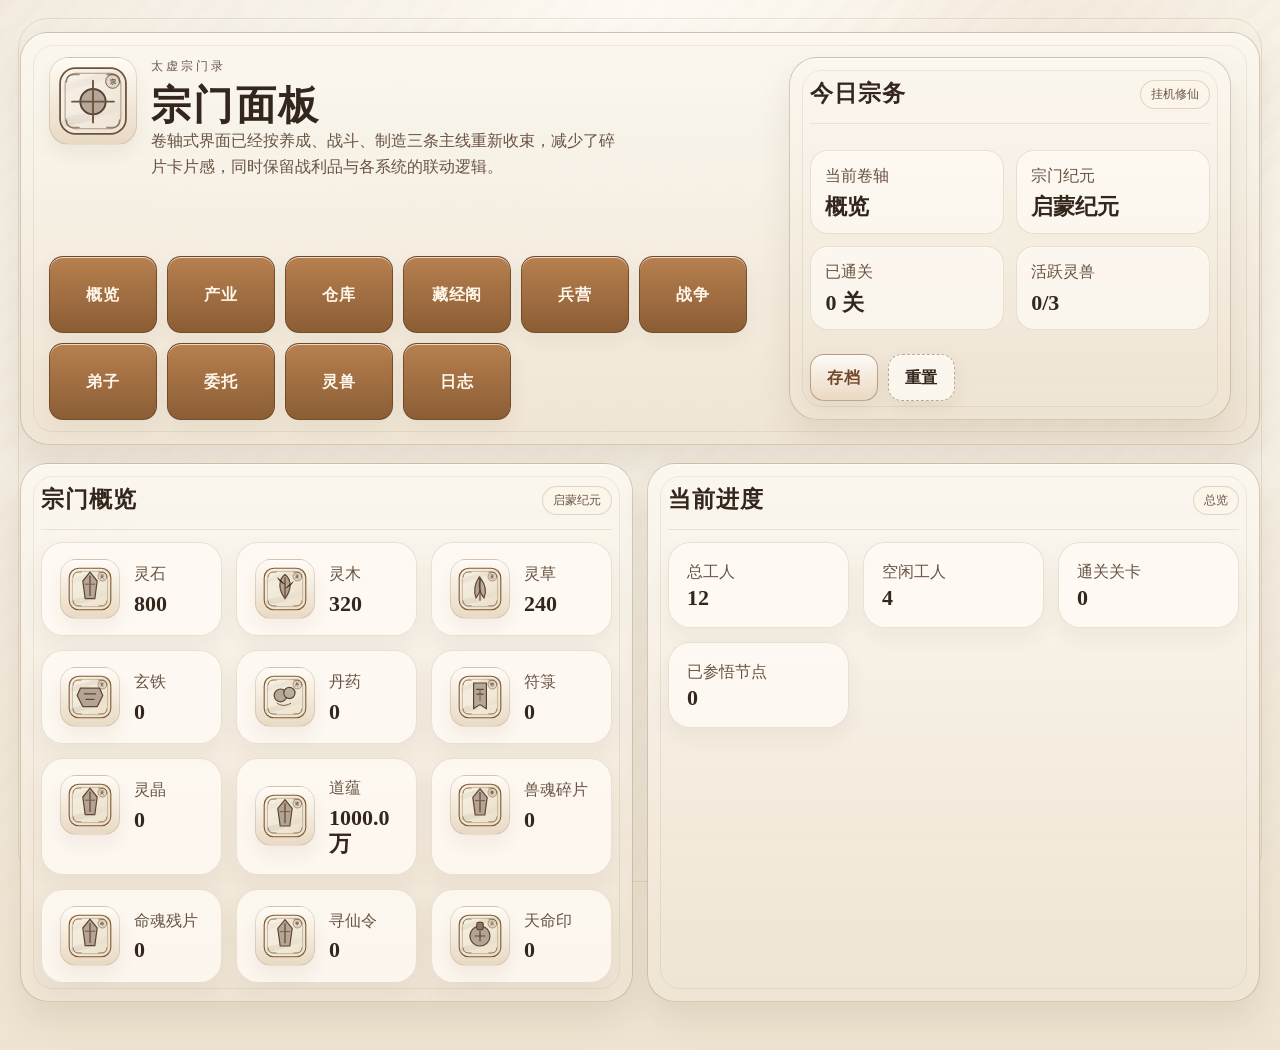
<file: index.html>
<!doctype html>
<html lang="zh-CN">
  <head>
    <meta charset="UTF-8" />
    <meta name="viewport" content="width=device-width, initial-scale=1.0" />
    <meta http-equiv="Cache-Control" content="no-cache, no-store, must-revalidate" />
    <meta http-equiv="Pragma" content="no-cache" />
    <meta http-equiv="Expires" content="0" />
    <title>修仙宗门放置游戏原型</title>
    <link rel="stylesheet" href="./styles/theme.css" />
  </head>
  <body>
    <div id="app"></div>
    <script type="module">
      const root = document.getElementById('app');

      const showBootstrapError = (error) => {
        if (!root) return;
        const message = error instanceof Error ? (error.stack || error.message) : String(error);
        root.innerHTML = `
          <div class="panel">
            <div class="panel-title">
              <h3>页面启动失败</h3>
              <span class="tag">已拦截启动异常</span>
            </div>
            <pre id="bootstrap-error" style="white-space:pre-wrap;word-break:break-word;margin:0;"></pre>
          </div>
        `;
        const pre = document.getElementById('bootstrap-error');
        if (pre) {
          pre.textContent = message;
        }
      };

      import('./src/main.js?v=20260313-ui-refresh-3').catch((error) => {
        console.error(error);
        showBootstrapError(error);
      });
    </script>
  </body>
</html>
</file>
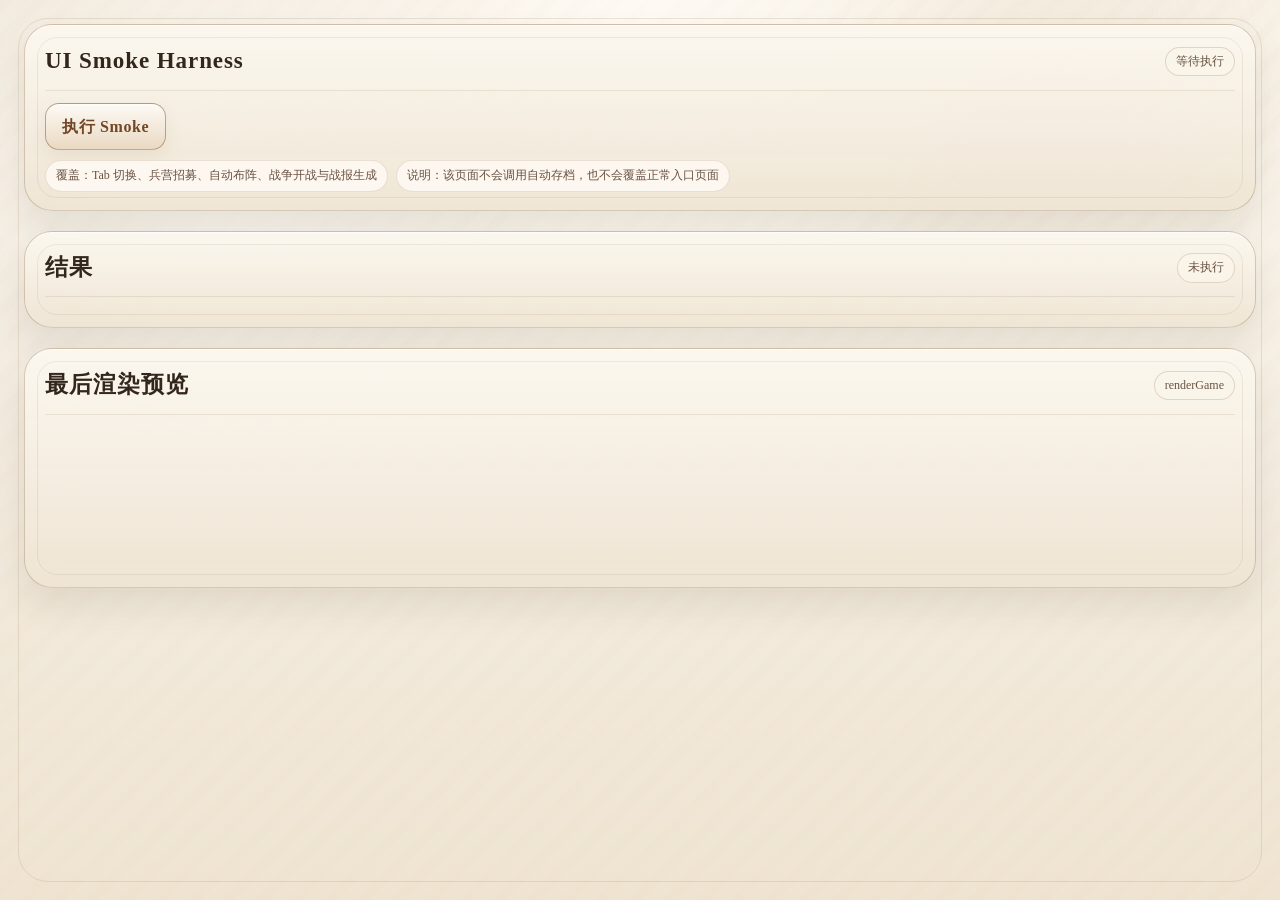
<file: smoke.html>
<!doctype html>
<html lang="zh-CN">
  <head>
    <meta charset="UTF-8" />
    <meta name="viewport" content="width=device-width, initial-scale=1.0" />
    <title>UI Smoke Harness</title>
    <link rel="stylesheet" href="./styles/theme.css" />
    <style>
      body {
        padding: 24px;
      }

      .smoke-shell {
        display: grid;
        gap: 20px;
      }

      .smoke-result.pass {
        border-left: 4px solid #2f7d32;
      }

      .smoke-result.fail {
        border-left: 4px solid #b3261e;
      }

      .smoke-report {
        display: grid;
        gap: 12px;
      }

      .smoke-preview {
        min-height: 240px;
      }

      pre {
        margin: 0;
        white-space: pre-wrap;
        word-break: break-word;
      }
    </style>
  </head>
  <body>
    <div class="smoke-shell">
      <section class="panel">
        <div class="panel-title"><h3>UI Smoke Harness</h3><span class="tag" id="smoke-status">等待执行</span></div>
        <div class="inline-actions">
          <button id="run-smoke">执行 Smoke</button>
        </div>
        <div class="detail-list">
          <span>覆盖：Tab 切换、兵营招募、自动布阵、战争开战与战报生成</span>
          <span>说明：该页面不会调用自动存档，也不会覆盖正常入口页面</span>
        </div>
      </section>
      <section class="panel">
        <div class="panel-title"><h3>结果</h3><span class="tag" id="smoke-summary">未执行</span></div>
        <div class="smoke-report" id="smoke-report"></div>
      </section>
      <section class="panel smoke-preview">
        <div class="panel-title"><h3>最后渲染预览</h3><span class="tag">renderGame</span></div>
        <div id="app"></div>
      </section>
    </div>
    <script>
      (() => {
        const query = new URLSearchParams(window.location.search);
        const reportUrl = query.get('reportUrl');
        if (!reportUrl) return;

        const post = (payload) => {
          fetch(reportUrl, {
            method: 'POST',
            headers: { 'Content-Type': 'application/json' },
            body: JSON.stringify(payload),
          }).catch(() => {});
        };

        window.addEventListener('error', (event) => {
          post({
            ok: false,
            title: 'SMOKE BOOTSTRAP ERROR',
            error: event?.error?.stack || event?.message || 'Unknown bootstrap error',
            results: [],
            finishedAt: new Date().toISOString(),
          });
        });

        window.addEventListener('unhandledrejection', (event) => {
          const reason = event?.reason;
          post({
            ok: false,
            title: 'SMOKE BOOTSTRAP REJECTION',
            error: reason?.stack || reason?.message || String(reason),
            results: [],
            finishedAt: new Date().toISOString(),
          });
        });
      })();
    </script>
    <script type="module">
      import('./src/dev/uiSmoke.js?v=20260313-ui-refresh-3').catch((error) => {
        console.error(error);
        const statusEl = document.getElementById('smoke-status');
        const summaryEl = document.getElementById('smoke-summary');
        const reportEl = document.getElementById('smoke-report');
        if (statusEl) statusEl.textContent = '启动失败';
        if (summaryEl) summaryEl.textContent = '模块加载失败';
        if (reportEl) {
          reportEl.innerHTML = `
            <div class="card smoke-result fail">
              <div class="card-title"><strong>Smoke Bootstrap</strong><span class="tag">FAIL</span></div>
              <pre style="margin:0;white-space:pre-wrap;word-break:break-word;">${(error?.stack || error?.message || String(error))}</pre>
            </div>
          `;
        }
      });
    </script>
  </body>
</html>
</file>
<file: styles/theme.css>
:root {
  color-scheme: light;
  --paper: #f4ede1;
  --paper-strong: #fbf8f1;
  --paper-deep: #e8d8bf;
  --line: rgba(143, 111, 76, 0.32);
  --line-strong: #896846;
  --ink: #33261c;
  --ink-soft: #695444;
  --wood: #9b693d;
  --wood-deep: #724727;
  --wood-soft: #d4b08a;
  --sage: #5f6f5e;
  --danger: #944d3e;
  --warn: #9f6b36;
  --shadow: rgba(80, 55, 29, 0.1);
  --shadow-soft: rgba(80, 55, 29, 0.06);
  --radius-xl: 28px;
  --radius-lg: 22px;
  --radius-md: 16px;
}

* {
  box-sizing: border-box;
}

html {
  scroll-behavior: smooth;
}

body {
  margin: 0;
  min-height: 100vh;
  position: relative;
  font-family: "Noto Serif SC", "Source Han Serif SC", "Songti SC", "SimSun", serif;
  line-height: 1.6;
  color: var(--ink);
  background:
    radial-gradient(circle at top, rgba(255, 251, 245, 0.92), transparent 34%),
    linear-gradient(180deg, rgba(232, 216, 191, 0.2), rgba(244, 237, 225, 0.12) 22%, transparent 48%),
    linear-gradient(135deg, rgba(145, 111, 76, 0.05), transparent 36%),
    linear-gradient(180deg, #fbf7ef 0%, #f4ede1 52%, #efe4d1 100%);
}

body::before {
  content: "";
  position: fixed;
  inset: 0;
  pointer-events: none;
  opacity: 0.58;
  background:
    radial-gradient(circle at 18% 18%, rgba(255, 255, 255, 0.78), transparent 22%),
    radial-gradient(circle at 82% 10%, rgba(212, 176, 138, 0.18), transparent 18%),
    repeating-linear-gradient(
      135deg,
      rgba(120, 92, 62, 0.02) 0,
      rgba(120, 92, 62, 0.02) 10px,
      rgba(255, 255, 255, 0) 10px,
      rgba(255, 255, 255, 0) 24px
    );
}

body::after {
  content: "";
  position: fixed;
  inset: 18px;
  pointer-events: none;
  border: 1px solid rgba(143, 111, 76, 0.16);
  border-radius: 30px;
}

button {
  appearance: none;
  border: 1px solid rgba(137, 104, 70, 0.55);
  border-radius: 14px;
  padding: 10px 16px;
  background: linear-gradient(180deg, #fdfaf5 0%, #ead9c2 100%);
  color: var(--wood-deep);
  font: inherit;
  font-weight: 700;
  letter-spacing: 0.04em;
  cursor: pointer;
  transition: transform 0.16s ease, box-shadow 0.16s ease, border-color 0.16s ease, filter 0.16s ease;
  box-shadow:
    inset 0 1px 0 rgba(255, 255, 255, 0.7),
    0 8px 18px rgba(114, 71, 39, 0.08);
}

button.secondary,
button.active {
  background: linear-gradient(180deg, #b7804f 0%, #8b5d35 100%);
  color: #fff7eb;
  border-color: rgba(103, 67, 37, 0.8);
}

button.ghost {
  background: rgba(255, 252, 246, 0.74);
  border-style: dashed;
  color: var(--ink);
}

button:hover:not(:disabled) {
  transform: translateY(-1px);
  filter: brightness(1.01);
  border-color: rgba(114, 71, 39, 0.82);
  box-shadow:
    inset 0 1px 0 rgba(255, 255, 255, 0.72),
    0 12px 22px rgba(114, 71, 39, 0.12);
}

button:disabled {
  opacity: 0.42;
  cursor: not-allowed;
  box-shadow: none;
}

pre {
  margin: 0;
  font-family: "Cascadia Mono", "Consolas", monospace;
  font-size: 12px;
  line-height: 1.55;
}

.page,
#app {
  position: relative;
  z-index: 1;
  max-width: 1520px;
  margin: 0 auto;
  padding: 32px 20px 48px;
}

.page-shell {
  display: grid;
  gap: 18px;
}

.hero,
.panel {
  position: relative;
  overflow: hidden;
  background: linear-gradient(180deg, rgba(251, 247, 239, 0.96), rgba(238, 228, 211, 0.94));
  border: 1px solid rgba(143, 111, 76, 0.34);
  border-radius: var(--radius-xl);
  box-shadow:
    0 18px 34px var(--shadow),
    inset 0 1px 0 rgba(255, 255, 255, 0.72);
}

.hero::before,
.panel::before {
  content: "";
  position: absolute;
  inset: 12px;
  border: 1px solid rgba(143, 111, 76, 0.12);
  border-radius: calc(var(--radius-xl) - 8px);
  pointer-events: none;
}

.hero {
  display: grid;
  grid-template-columns: minmax(0, 1.55fr) minmax(320px, 0.95fr);
  gap: 20px;
  padding: 24px 28px;
}

.shell-main {
  display: grid;
  gap: 18px;
  min-width: 0;
}

.shell-aside {
  display: grid;
}

.shell-side-card {
  height: 100%;
  display: grid;
  gap: 14px;
  align-content: start;
}

.shell-eyebrow {
  margin-bottom: 8px;
  color: var(--ink-soft);
  font-size: 12px;
  letter-spacing: 0.24em;
}

.shell-title {
  margin: 0;
  font-family: "STKaiti", "KaiTi", "Songti SC", serif;
  font-size: 40px;
  line-height: 1.1;
  letter-spacing: 0.06em;
}

.shell-summary {
  max-width: 58ch;
}

.shell-stats {
  display: grid;
  grid-template-columns: repeat(2, minmax(0, 1fr));
  gap: 12px;
}

.shell-stat {
  padding: 12px 14px;
  border-radius: 18px;
  border: 1px solid rgba(143, 111, 76, 0.18);
  background: rgba(255, 251, 244, 0.7);
  box-shadow: inset 0 1px 0 rgba(255, 255, 255, 0.7);
}

.shell-stat strong {
  display: block;
  margin-top: 6px;
  font-size: 22px;
  line-height: 1.2;
}

.shell-actions {
  margin-top: 4px;
}

.nav,
.resource-grid,
.grid,
.mini-grid,
.stage-grid,
.log-list,
.war-row-grid,
.war-action-grid,
.war-hp-grid {
  display: grid;
  gap: 14px;
}

.nav {
  display: flex;
  flex-wrap: wrap;
  gap: 10px;
}

.nav button {
  min-width: 108px;
}

.resource-grid {
  grid-template-columns: repeat(auto-fit, minmax(160px, 1fr));
}

.grid {
  grid-template-columns: repeat(auto-fit, minmax(320px, 1fr));
}

.mini-grid {
  grid-template-columns: repeat(auto-fit, minmax(160px, 1fr));
}

.stage-grid {
  grid-template-columns: repeat(auto-fit, minmax(360px, 1fr));
}

.war-row-grid {
  grid-template-columns: repeat(auto-fit, minmax(220px, 1fr));
}

.war-action-grid,
.war-hp-grid {
  grid-template-columns: repeat(auto-fit, minmax(240px, 1fr));
}

.war-layout,
.war-columns,
.war-main-column,
.war-side-column,
.war-summary-grid,
.war-summary-stack,
.scripture-layout,
.scripture-node-list {
  display: grid;
  gap: 14px;
}

.war-columns {
  grid-template-columns: minmax(0, 1.15fr) minmax(320px, 0.85fr);
  align-items: start;
}

.war-summary-grid {
  grid-template-columns: minmax(0, 1.2fr) minmax(320px, 0.8fr);
  align-items: start;
}

.scripture-layout {
  grid-template-columns: minmax(320px, 0.92fr) minmax(0, 1.3fr);
  align-items: start;
}

.war-focus-card,
.scripture-focus-card,
.scripture-node-card {
  display: grid;
  gap: 12px;
}

.war-stage-grid {
  grid-template-columns: repeat(auto-fit, minmax(420px, 1fr));
}

.panel {
  padding: 18px 20px;
}

.card,
.resource-card {
  padding: 16px 18px;
  background: rgba(255, 251, 244, 0.82);
  border: 1px solid rgba(143, 111, 76, 0.18);
  border-radius: var(--radius-lg);
  box-shadow: 0 10px 22px var(--shadow-soft);
}

.log-item {
  padding: 14px 16px;
  display: flex;
  flex-wrap: wrap;
  align-items: flex-start;
  gap: 14px;
  background: rgba(255, 251, 244, 0.74);
  border: 1px solid rgba(143, 111, 76, 0.18);
  border-radius: 18px;
  box-shadow: 0 8px 18px var(--shadow-soft);
}

.log-item > div {
  min-width: 0;
  flex: 1 1 260px;
}

.log-item > .inline-actions {
  flex: 1 1 260px;
  justify-content: flex-end;
  margin-left: auto;
}

.panel-title,
.card-title {
  display: flex;
  align-items: center;
  justify-content: space-between;
  gap: 12px;
  margin-bottom: 12px;
  padding-bottom: 10px;
  border-bottom: 1px solid rgba(143, 111, 76, 0.14);
}

.panel-title h3,
.card-title strong {
  margin: 0;
  letter-spacing: 0.04em;
}

.panel-title h3 {
  font-family: "STKaiti", "KaiTi", "Songti SC", serif;
  font-size: 23px;
}

.card strong,
.resource-card strong,
.stat strong,
.entity-copy strong {
  display: block;
  color: var(--ink);
  font-size: 22px;
  line-height: 1.2;
}

.card-title strong {
  font-size: 18px;
}

.muted {
  color: var(--ink-soft);
}

.tag {
  display: inline-flex;
  align-items: center;
  justify-content: center;
  min-height: 28px;
  padding: 4px 10px;
  border-radius: 999px;
  border: 1px solid rgba(143, 111, 76, 0.24);
  background: rgba(251, 245, 234, 0.88);
  color: var(--ink-soft);
  font-size: 12px;
  white-space: nowrap;
}

.tag-rarity-common {
  border-color: rgba(102, 96, 87, 0.35);
  color: #6b655d;
}

.tag-rarity-rare {
  border-color: rgba(84, 112, 112, 0.42);
  color: #436a6a;
  background: rgba(215, 234, 232, 0.72);
}

.tag-rarity-epic {
  border-color: rgba(119, 93, 123, 0.42);
  color: #6f4f77;
  background: rgba(235, 223, 239, 0.72);
}

.tag-rarity-legendary {
  border-color: rgba(160, 117, 55, 0.46);
  color: #8c5e24;
  background: rgba(247, 230, 194, 0.76);
}

.inline-actions {
  display: flex;
  flex-wrap: wrap;
  gap: 10px;
  margin-top: 10px;
}

.cost,
.detail-list {
  display: flex;
  flex-wrap: wrap;
  gap: 8px;
  margin-top: 10px;
}

.cost span,
.detail-list span {
  padding: 5px 10px;
  border-radius: 999px;
  border: 1px solid rgba(143, 111, 76, 0.18);
  background: rgba(255, 251, 245, 0.8);
  color: var(--ink-soft);
  font-size: 12px;
}

.entity-row {
  display: flex;
  align-items: flex-start;
  gap: 14px;
  min-width: 0;
}

.entity-row-compact {
  align-items: center;
}

.entity-copy {
  min-width: 0;
  flex: 1;
}

.entity-copy strong {
  margin-top: 4px;
}

.entity-thumb {
  width: 76px;
  height: 76px;
  flex: 0 0 76px;
  display: inline-flex;
  align-items: center;
  justify-content: center;
  padding: 5px;
  border-radius: 20px;
  background: linear-gradient(180deg, rgba(255, 251, 245, 0.96), rgba(230, 214, 191, 0.9));
  border: 1px solid rgba(143, 111, 76, 0.22);
  box-shadow:
    inset 0 1px 0 rgba(255, 255, 255, 0.74),
    0 10px 18px var(--shadow-soft);
}

.entity-thumb-small {
  width: 60px;
  height: 60px;
  flex-basis: 60px;
  border-radius: 16px;
}

.entity-thumb-image {
  display: block;
  width: 100%;
  height: 100%;
  object-fit: cover;
  border-radius: 14px;
}

.hero .entity-thumb {
  width: 88px;
  height: 88px;
  flex-basis: 88px;
}

.hero .entity-thumb-image {
  border-radius: 16px;
}

.war-progress-track {
  width: 100%;
  height: 10px;
  margin-top: 8px;
  overflow: hidden;
  border-radius: 999px;
  border: 1px solid rgba(143, 111, 76, 0.2);
  background: rgba(138, 116, 88, 0.14);
}

.war-progress-fill {
  display: block;
  height: 100%;
  border-radius: inherit;
  background: linear-gradient(90deg, #a36b3c, #cf9255);
}

.war-progress-fill.ally {
  background: linear-gradient(90deg, #577657, #7fa178);
}

.war-progress-fill.enemy {
  background: linear-gradient(90deg, #9e5a46, #c9775a);
}

.warning {
  color: var(--warn);
}

.danger {
  color: var(--danger);
}

.tooltip {
  position: fixed;
  z-index: 9999;
  max-width: 320px;
  padding: 10px 12px;
  border-radius: 14px;
  border: 1px solid rgba(143, 111, 76, 0.3);
  background: rgba(252, 248, 241, 0.98);
  color: var(--ink);
  box-shadow: 0 14px 28px rgba(80, 55, 29, 0.14);
  font-size: 12px;
  line-height: 1.55;
  white-space: pre-line;
  pointer-events: none;
}

.tooltip.visible {
  display: block;
}

.hidden {
  display: none !important;
}

@keyframes savedGlowPulse {
  0% {
    box-shadow: 0 0 0 rgba(155, 105, 61, 0);
    border-color: rgba(143, 111, 76, 0.22);
  }
  35% {
    box-shadow: 0 0 0 4px rgba(155, 105, 61, 0.12), 0 14px 30px rgba(114, 71, 39, 0.14);
    border-color: rgba(114, 71, 39, 0.45);
  }
  100% {
    box-shadow: 0 10px 22px var(--shadow-soft);
    border-color: rgba(143, 111, 76, 0.22);
  }
}

@keyframes savedTagPulse {
  0% {
    opacity: 0.78;
    background: rgba(251, 245, 234, 0.88);
  }
  35% {
    opacity: 1;
    color: #fff9f0;
    background: rgba(114, 71, 39, 0.88);
    border-color: rgba(114, 71, 39, 0.88);
  }
  100% {
    opacity: 1;
    background: rgba(251, 245, 234, 0.88);
  }
}

@keyframes savedChipFade {
  0% {
    opacity: 0;
    transform: translateY(4px) scale(0.98);
  }
  20% {
    opacity: 1;
    transform: translateY(0) scale(1);
  }
  100% {
    opacity: 1;
    transform: translateY(0) scale(1);
  }
}

.preference-saved-card {
  animation: savedGlowPulse 1.9s ease-out;
}

.tag-saved-pulse {
  animation: savedTagPulse 2.1s ease-out;
}

.saved-feedback-chip {
  color: #fff9f0 !important;
  border-color: rgba(114, 71, 39, 0.68) !important;
  background: rgba(114, 71, 39, 0.88) !important;
  animation: savedChipFade 0.28s ease-out;
}

.panel > .card:first-of-type,
.panel > .section-hero:first-of-type {
  margin-top: 2px;
}

@media (max-width: 1100px) {
  .hero {
    grid-template-columns: 1fr;
  }

  .war-columns,
  .war-summary-grid,
  .scripture-layout {
    grid-template-columns: 1fr;
  }
}

@media (max-width: 780px) {
  body::after {
    inset: 10px;
    border-radius: 24px;
  }

  #app {
    padding: 18px 12px 32px;
  }

  .shell-title {
    font-size: 32px;
  }

  .nav {
    display: grid;
    grid-template-columns: repeat(2, minmax(0, 1fr));
  }

  .nav button {
    width: 100%;
    min-width: 0;
  }

  .grid,
  .stage-grid,
  .war-row-grid,
  .war-action-grid,
  .war-hp-grid {
    grid-template-columns: 1fr;
  }

  .mini-grid,
  .resource-grid,
  .shell-stats {
    grid-template-columns: repeat(2, minmax(0, 1fr));
  }

  .log-item > .inline-actions {
    margin-left: 0;
    justify-content: flex-start;
  }
}

@media (max-width: 560px) {
  .hero {
    padding: 20px 16px;
  }

  .shell-title {
    font-size: 28px;
  }

  .hero .entity-thumb {
    width: 72px;
    height: 72px;
    flex-basis: 72px;
  }

  .mini-grid,
  .resource-grid,
  .shell-stats {
    grid-template-columns: 1fr;
  }
}
</file>
